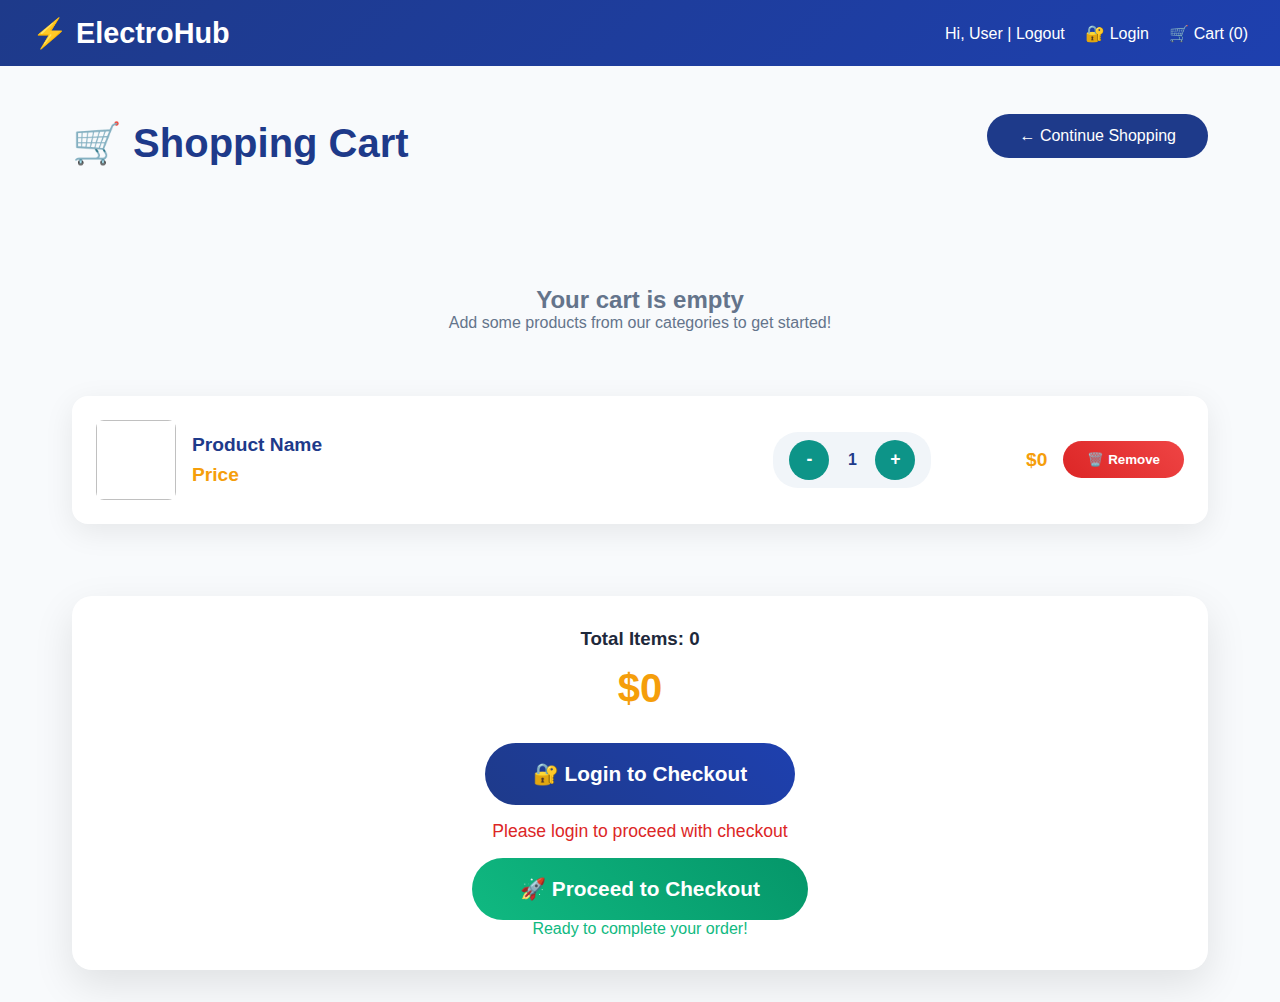
<file: src/main/resources/templates/cart.html>
<!DOCTYPE html>
<html xmlns:th="http://www.thymeleaf.org">
<head>
    <title>ElectroHub - Shopping Cart</title>
    <style>
        * { margin: 0; padding: 0; box-sizing: border-box; }
        body { font-family: 'Segoe UI', sans-serif; background: #F8FAFC; color: #1e293b; }
        .header { background: linear-gradient(135deg, #1E3A8A, #1e40af); color: white; padding: 1rem 2rem; display: flex; justify-content: space-between; align-items: center; }
        .cart-container { max-width: 1200px; margin: 2rem auto; padding: 0 2rem; }
        .cart-header { display: flex; justify-content: space-between; align-items: center; margin-bottom: 2rem; }
        .cart-title { color: #1E3A8A; font-size: 2.5rem; }
        .cart-empty { text-align: center; padding: 4rem; color: #64748b; }
        .cart-items { display: flex; flex-direction: column; gap: 1.5rem; }
        .cart-item { background: white; border-radius: 16px; padding: 1.5rem; display: flex; gap: 1rem; align-items: center; box-shadow: 0 8px 30px rgba(0,0,0,0.08); }
        .cart-item img { width: 80px; height: 80px; object-fit: cover; border-radius: 8px; }
        .item-details { flex: 1; }
        .item-details h3 { color: #1E3A8A; margin-bottom: 0.5rem; font-size: 1.2rem; }
        .item-details .price { color: #F59E0B; font-size: 1.2rem; font-weight: bold; }
        .quantity-controls { display: flex; align-items: center; gap: 0.5rem; background: #f1f5f9; padding: 0.5rem 1rem; border-radius: 25px; }
        .quantity-controls button { background: #0D9488; color: white; border: none; width: 40px; height: 40px; border-radius: 50%; cursor: pointer; font-weight: bold; font-size: 1.1rem; transition: all 0.2s; }
        .quantity-controls button:hover { background: #0f766e; transform: scale(1.05); }
        .quantity-display { min-width: 30px; text-align: center; font-weight: bold; color: #1E3A8A; }
        .item-total { font-size: 1.2rem; font-weight: bold; color: #F59E0B; min-width: 100px; text-align: right; }
        .btn-remove { background: linear-gradient(45deg, #DC2626, #ef4444); color: white; border: none; padding: 0.7rem 1.5rem; border-radius: 25px; cursor: pointer; font-weight: bold; transition: all 0.3s; }
        .btn-remove:hover { background: linear-gradient(45deg, #b91c1c, #dc2626); transform: scale(1.05); }
        .total-section { background: white; border-radius: 20px; padding: 2rem; margin-top: 3rem; text-align: center; box-shadow: 0 15px 40px rgba(0,0,0,0.1); }
        .total-price { color: #F59E0B; font-size: 2.5rem; font-weight: bold; margin: 1rem 0; }
        .btn-checkout, .btn-checkout-login { color: white; text-decoration: none; display: inline-block; padding: 1.2rem 3rem; border-radius: 50px; font-size: 1.3rem; font-weight: bold; cursor: pointer; margin-top: 1rem; transition: all 0.3s; }
        .btn-checkout { background: linear-gradient(45deg, #10B981, #059669); }
        .btn-checkout-login { background: linear-gradient(45deg, #1E3A8A, #1e40af); }
        .btn-checkout:hover, .btn-checkout-login:hover { transform: translateY(-2px); box-shadow: 0 15px 30px rgba(16,185,129,0.4); }
        .back-btn { display: inline-block; margin: 1rem 0 2rem 0; padding: 0.8rem 2rem; background: #1E3A8A; color: white; text-decoration: none; border-radius: 25px; font-weight: 500; }
        .login-required { color: #DC2626; font-size: 1.1rem; margin-top: 1rem; }
    </style>
</head>
<body>
<header class="header">
    <div style="font-size: 1.8rem; font-weight: bold;">⚡ ElectroHub</div>
    <div>
            <span th:if="${session.user != null}" style="color: white; margin-right: 1rem;">
                Hi, <span th:text="${session.user}">User</span> |
                <a th:href="@{/login/logout}" style="color: white; text-decoration: none;">Logout</a>
            </span>
        <span th:if="${session.user == null}">
                <a th:href="@{/login}" style="color: white; margin-right: 1rem; text-decoration: none;">🔐 Login</a>
            </span>
        <a th:href="@{/cart}" style="color: white; text-decoration: none;">
            🛒 Cart (<span th:text="${#lists.size(cartItems)}">0</span>)
        </a>
    </div>
</header>

<div class="cart-container">
    <div class="cart-header">
        <h1 class="cart-title">🛒 Shopping Cart</h1>
        <a th:href="@{/}" class="back-btn">← Continue Shopping</a>
    </div>

    <div th:if="${cartItems == null or #lists.isEmpty(cartItems)}" class="cart-empty">
        <h2>Your cart is empty</h2>
        <p>Add some products from our categories to get started!</p>
    </div>

    <div th:if="${cartItems != null and !#lists.isEmpty(cartItems)}" class="cart-items">
        <div th:each="item : ${cartItems}" class="cart-item">
            <img th:src="${item.product.image}" th:alt="${item.product.name}">
            <div class="item-details">
                <h3 th:text="${item.product.name}">Product Name</h3>
                <p class="price" th:text="${item.product.price}">Price</p>
            </div>
            <div class="quantity-controls">
                <form th:action="@{/cart/decrement}" method="post" style="display: inline;">
                    <input type="hidden" th:name="productName" th:value="${item.product.name}">
                    <button type="submit">-</button>
                </form>
                <span class="quantity-display" th:text="${item.quantity}">1</span>
                <form th:action="@{/cart/increment}" method="post" style="display: inline;">
                    <input type="hidden" th:name="productName" th:value="${item.product.name}">
                    <button type="submit">+</button>
                </form>
            </div>
            <div class="item-total">
                $<span th:text="${#numbers.formatDecimal(item.totalPrice, 0, 'COMMA', 2, 'POINT')}">0</span>
            </div>
            <form th:action="@{/cart/remove}" method="post" style="display: inline;">
                <input type="hidden" th:name="productName" th:value="${item.product.name}">
                <button type="submit" class="btn-remove">🗑️ Remove</button>
            </form>
        </div>

        <div class="total-section">
            <h3>Total Items: <span th:text="${#lists.size(cartItems)}">0</span></h3>
            <div class="total-price">
                $<span th:text="${#numbers.formatDecimal(totalAmount, 0, 'COMMA', 2, 'POINT')}">0</span>
            </div>
            <div th:if="${session.user == null}">
                <a th:href="@{/login}" class="btn-checkout-login">🔐 Login to Checkout</a>
                <p class="login-required">Please login to proceed with checkout</p>
            </div>
            <div th:if="${session.user != null}">
                <a th:href="@{/checkout}" class="btn-checkout">🚀 Proceed to Checkout</a>
                <p style="color: #10B981; font-weight: 500;">Ready to complete your order!</p>
            </div>
        </div>
    </div>
</div>
</body>
</html>
</file>
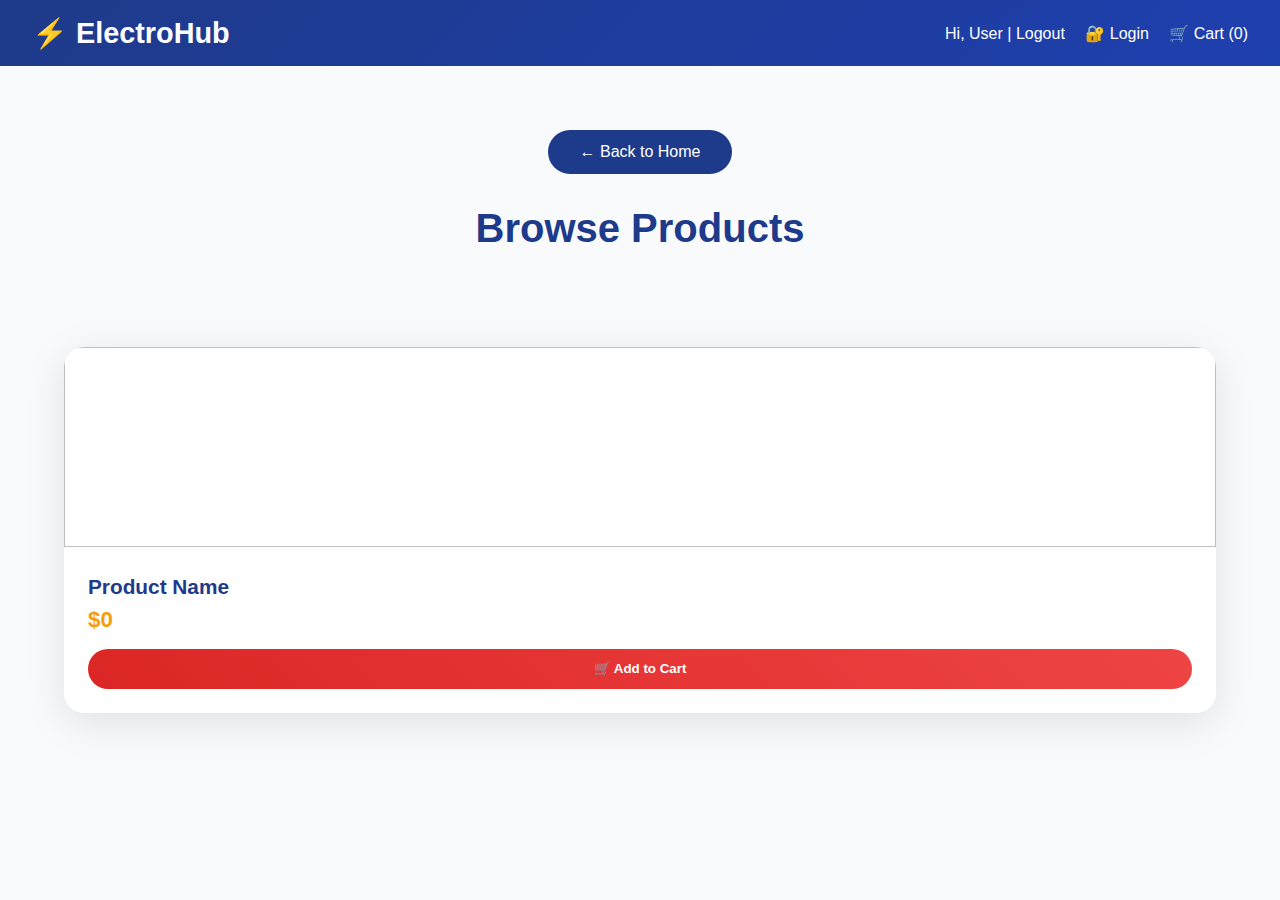
<file: src/main/resources/templates/category.html>
<!DOCTYPE html>
<html xmlns:th="http://www.thymeleaf.org">
<head>
    <title>ElectroHub - <span th:text="${category}"></span></title>
    <style>
        * { margin: 0; padding: 0; box-sizing: border-box; }
        body { font-family: 'Segoe UI', sans-serif; background: #F8FAFC; color: #1e293b; }
        .header { background: linear-gradient(135deg, #1E3A8A, #1e40af); color: white; padding: 1rem 2rem; display: flex; justify-content: space-between; align-items: center; }
        .container { max-width: 1400px; margin: 0 auto; padding: 2rem; }
        .category-header { text-align: center; margin-bottom: 3rem; }
        .category-title { color: #1E3A8A; font-size: 2.5rem; margin-bottom: 1rem; }
        .product-grid {
            display: grid;
            grid-template-columns: repeat(auto-fit, minmax(300px, 1fr));
            gap: 2rem;
            padding: 3rem 2rem;
            max-width: 1400px;
            margin: 0 auto;
        }
        .product-card {
            background: white;
            border-radius: 20px;
            overflow: hidden;
            box-shadow: 0 10px 40px rgba(0,0,0,0.1);
            transition: all 0.4s ease;
            cursor: pointer;
        }
        .product-card:hover {
            transform: translateY(-10px);
            box-shadow: 0 20px 50px rgba(13,148,136,0.3);
        }
        .product-image {
            width: 100%;
            height: 200px;
            object-fit: cover;
            object-position: center;
        }
        .product-details {
            padding: 1.5rem;
        }
        .product-details h3 {
            color: #1E3A8A;
            font-size: 1.3rem;
            margin-bottom: 0.5rem;
        }
        .price {
            color: #F59E0B;
            font-size: 1.4rem;
            font-weight: bold;
            margin-bottom: 1rem;
        }
        .btn-add-cart {
            background: linear-gradient(45deg, #DC2626, #ef4444);
            color: white;
            border: none;
            padding: 0.8rem 1.5rem;
            border-radius: 50px;
            font-weight: bold;
            cursor: pointer;
            width: 100%;
            transition: all 0.3s;
        }
        .btn-add-cart:hover {
            background: linear-gradient(45deg, #b91c1c, #dc2626);
            transform: scale(1.05);
            box-shadow: 0 10px 25px rgba(220,38,38,0.4);
        }
        .back-btn {
            display: inline-block;
            margin: 2rem 0;
            padding: 0.8rem 2rem;
            background: #1E3A8A;
            color: white;
            text-decoration: none;
            border-radius: 25px;
            font-weight: 500;
        }
    </style>
</head>
<body>
<!-- HEADER WITH LOGIN STATUS -->
<header class="header">
    <div style="font-size: 1.8rem; font-weight: bold;">⚡ ElectroHub</div>
    <div>
            <span th:if="${session.user != null}" style="color: white; margin-right: 1rem;">
                Hi, <span th:text="${session.user}">User</span> |
                <a th:href="@{/login/logout}" style="color: white; text-decoration: none;">Logout</a>
            </span>
        <span th:if="${session.user == null}">
                <a th:href="@{/login}" style="color: white; margin-right: 1rem; text-decoration: none;">🔐 Login</a>
            </span>
        <a th:href="@{/cart}" style="color: white; text-decoration: none;">🛒 Cart (0)</a>
    </div>
</header>

<!-- CATEGORY CONTENT -->
<div class="container">
    <div class="category-header">
        <a th:href="@{/}" class="back-btn">← Back to Home</a>
        <h1 class="category-title" th:text="'Browse ' + ${category} + ' Products'">Browse Products</h1>
    </div>

    <!-- PRODUCT GRID -->
    <div class="product-grid">
        <div th:each="product : ${products}" class="product-card">
            <img th:src="${product.image}" th:alt="${product.name}" class="product-image">
            <div class="product-details">
                <h3 th:text="${product.name}">Product Name</h3>
                <p th:text="${product.price}" class="price">$0</p>

                <!-- ADD TO CART FORM -->
                <form th:action="@{/cart/add}" method="post" style="display: inline;">
                    <input type="hidden" th:name="productName" th:value="${product.name}">
                    <input type="hidden" th:name="price" th:value="${product.price}">
                    <input type="hidden" th:name="image" th:value="${product.image}">
                    <button type="submit" class="btn-add-cart">🛒 Add to Cart</button>
                </form>
            </div>
        </div>
    </div>
</div>
</body>
</html>
</file>
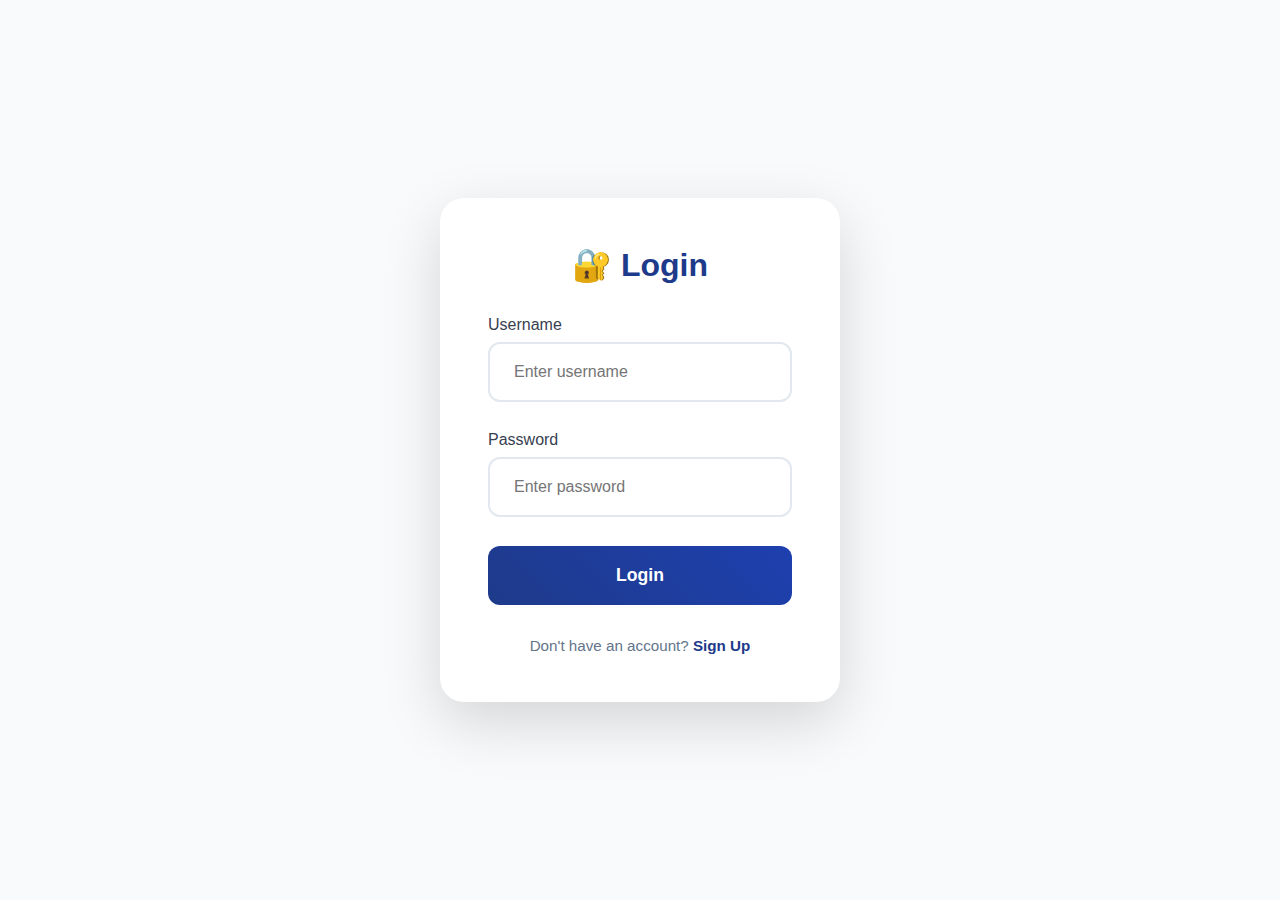
<file: src/main/resources/templates/login.html>
<!DOCTYPE html>
<html xmlns:th="http://www.thymeleaf.org">
<head>
    <title>ElectroHub - Login</title>
    <style>
        /* Perfect center alignment */
        * { margin: 0; padding: 0; box-sizing: border-box; }
        body {
            font-family: 'Segoe UI', sans-serif;
            background: #F8FAFC;
            display: flex;
            justify-content: center;
            align-items: center;
            min-height: 100vh;
            padding: 1rem;
        }
        .login-container {
            max-width: 400px;
            width: 100%;
            text-align: center;
        }
        .login-form {
            background: white;
            padding: 3rem;
            border-radius: 24px;
            box-shadow: 0 20px 60px rgba(0,0,0,0.15);
            max-width: 400px;
            margin: 0 auto;
        }
        .form-group {
            margin-bottom: 1.8rem;
            text-align: center;
        }
        .form-group label {
            display: block;
            text-align: left;
            margin-bottom: 0.5rem;
            color: #374151;
            font-weight: 500;
        }
        input[type="text"], input[type="password"] {
            width: 100%;
            max-width: 320px;
            padding: 1.2rem 1.5rem;
            border: 2px solid #e2e8f0;
            border-radius: 12px;
            font-size: 1rem;
            display: block;
            margin: 0 auto 1.5rem auto;
            transition: all 0.3s ease;
            box-sizing: border-box;
        }
        input[type="text"]:focus, input[type="password"]:focus {
            outline: none;
            border-color: #1E3A8A;
            box-shadow: 0 0 0 3px rgba(30,58,138,0.1);
            transform: translateY(-1px);
        }
        .btn-login {
            background: linear-gradient(45deg, #1E3A8A, #1e40af);
            color: white;
            border: none;
            padding: 1.2rem 3rem;
            width: 100%;
            max-width: 320px;
            border-radius: 12px;
            font-size: 1.1rem;
            font-weight: 600;
            cursor: pointer;
            margin: 0 auto;
            display: block;
            transition: all 0.3s ease;
        }
        .btn-login:hover {
            transform: translateY(-2px);
            box-shadow: 0 10px 25px rgba(30,58,138,0.4);
            background: linear-gradient(45deg, #1e3a8a, #1d4ed8);
        }
        .signup-link {
            text-align: center;
            margin-top: 2rem;
            color: #64748b;
            font-size: 0.95rem;
        }
        .signup-link a {
            color: #1E3A8A;
            text-decoration: none;
            font-weight: 600;
        }
        .signup-link a:hover {
            text-decoration: underline;
        }
        h2 {
            color: #1E3A8A;
            margin-bottom: 2rem;
            font-size: 2rem;
            font-weight: 700;
        }
    </style>
</head>
<body>
<div class="login-container">
    <div class="login-form">
        <h2>🔐 Login</h2>
        <form th:action="@{/login/authenticate}" method="post">
            <div class="form-group">
                <label for="username">Username</label>
                <input type="text" id="username" name="username" placeholder="Enter username" required>
            </div>
            <div class="form-group">
                <label for="password">Password</label>
                <input type="password" id="password" name="password" placeholder="Enter password" required>
            </div>
            <button type="submit" class="btn-login">Login</button>
        </form>
        <div class="signup-link">
            Don't have an account? <a th:href="@{/signup}">Sign Up</a>
        </div>
    </div>
</div>
</body>
</html>
</file>
